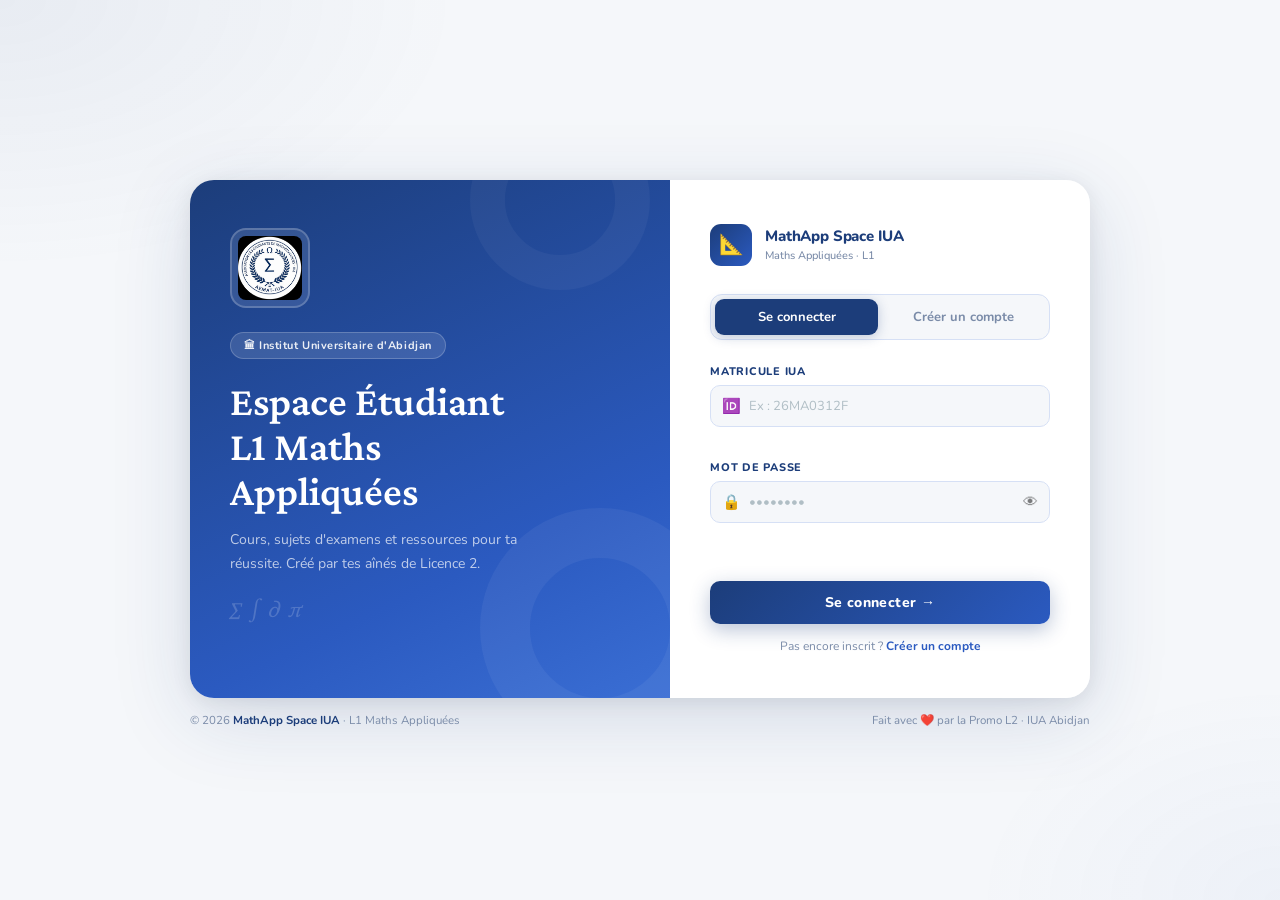
<file: index.html>
<!DOCTYPE html>
<html lang="fr">
<head>
<meta charset="UTF-8" />
<meta name="viewport" content="width=device-width, initial-scale=1.0" />
<title>MathApp Space IUA – Connexion</title>
<link rel="icon" href="data:," />
<link href="https://fonts.googleapis.com/css2?family=Crimson+Pro:ital,wght@0,400;0,600;1,400&family=Nunito:wght@400;500;600;700;800&display=swap" rel="stylesheet" />
<!-- ✅ auth.css seulement — PAS main.css (main.css = pages internes uniquement) -->
<link rel="stylesheet" href="css/auth.css" />
</head>
<body>

<div class="page-wrapper">

    <div class="bg-deco" aria-hidden="true"></div>

    <!-- ✅ login-card contient card-left ET card-right -->
    <div class="login-card">

    <!-- ── CÔTÉ GAUCHE ── -->
    <div class="card-left">

        <div class="ae-logo-wrap">
        <img
            src="assets/Images/AEMATHS.jpeg"
            alt="Logo AE Math – IUA"
            class="ae-logo"
            onerror="this.style.display='none'; document.querySelector('.ae-logo-placeholder').style.display='flex';"
        />
        <div class="ae-logo-placeholder" aria-hidden="true">
            <span>AE</span><br/><span style="font-size:11px;font-weight:600;">MATH</span>
        </div>
        </div>

        <div class="left-badge">🏛 Institut Universitaire d'Abidjan</div>

        <h1 class="left-title">
        Espace Étudiant<br />
        L1 Maths<br />
        Appliquées
        </h1>

        <p class="left-desc">
        Cours, sujets d'examens et ressources pour ta réussite.
        Créé par tes aînés de Licence 2.
        </p>

        <div class="left-math-deco" aria-hidden="true">∑ ∫ ∂ π</div>

    </div><!-- /card-left -->

    <!-- ── CÔTÉ DROIT ── -->
    <div class="card-right">

        <div class="right-header">
        <div class="right-logo">📐</div>
        <div>
            <div class="right-title">MathApp Space IUA</div>
            <div class="right-sub">Maths Appliquées · L1</div>
        </div>
        </div>

        <div class="tabs" role="tablist">
        <button class="tab active" id="tab-login" role="tab"
            aria-selected="true" aria-controls="form-login"
            onclick="switchTab('login')">
            Se connecter
        </button>
        <button class="tab" id="tab-register" role="tab"
            aria-selected="false" aria-controls="form-register"
            onclick="switchTab('register')">
            Créer un compte
        </button>
        </div>

        <!-- FORMULAIRE : SE CONNECTER -->
        <form id="form-login" class="auth-form" role="tabpanel"
        aria-labelledby="tab-login" onsubmit="handleLogin(event)" novalidate>

        <div class="field">
            <label for="login-matricule">Matricule IUA</label>
            <div class="input-wrap">
            <span class="input-icon">🆔</span>
            <input type="text" id="login-matricule" name="matricule"
                placeholder="Ex : 26MA0312F" autocomplete="username" required />
            </div>
            <span class="field-error" id="err-login-matricule"></span>
        </div>

        <div class="field">
            <label for="login-password">Mot de passe</label>
            <div class="input-wrap">
            <span class="input-icon">🔒</span>
            <input type="password" id="login-password" name="password"
                placeholder="••••••••" autocomplete="current-password" required />
            <button type="button" class="toggle-pw"
                onclick="togglePassword('login-password', this)"
                aria-label="Afficher / masquer le mot de passe">👁</button>
            </div>
            <span class="field-error" id="err-login-password"></span>
        </div>

        <div class="form-alert error" id="alert-login" role="alert" aria-live="polite"></div>

        <button type="submit" class="btn-primary" id="btn-login">
            Se connecter →
        </button>

        <p class="form-hint">
            Pas encore inscrit ?
            <a onclick="switchTab('register')">Créer un compte</a>
        </p>
        </form>

        <!-- FORMULAIRE : CRÉER UN COMPTE -->
        <form id="form-register" class="auth-form hidden" role="tabpanel"
        aria-labelledby="tab-register" onsubmit="handleRegister(event)" novalidate>

        <div class="field">
            <label for="reg-nom">Nom & Prénoms complets</label>
            <div class="input-wrap">
            <span class="input-icon">👤</span>
            <input type="text" id="reg-nom" name="nom"
                placeholder="Ex : Koné Aminata Marie" autocomplete="name" required />
            </div>
            <span class="field-error" id="err-reg-nom"></span>
        </div>

        <div class="field">
            <label for="reg-matricule">Matricule IUA</label>
            <div class="input-wrap">
            <span class="input-icon">🆔</span>
            <input type="text" id="reg-matricule" name="matricule"
                placeholder="Ex : 26MA0312F" autocomplete="username" required />
            </div>
            <span class="field-error" id="err-reg-matricule"></span>
            <span class="role-detected" id="role-detected" aria-live="polite"></span>
        </div>

        <div class="field">
            <label for="reg-password">Mot de passe</label>
            <div class="input-wrap">
            <span class="input-icon">🔒</span>
            <input type="password" id="reg-password" name="password"
                placeholder="Choisir un mot de passe (6 caractères min.)"
                autocomplete="new-password" required />
            <button type="button" class="toggle-pw"
                onclick="togglePassword('reg-password', this)"
                aria-label="Afficher / masquer le mot de passe">👁</button>
            </div>
            <span class="field-error" id="err-reg-password"></span>
        </div>

        <div class="field">
            <label for="reg-confirm">Confirmer le mot de passe</label>
            <div class="input-wrap">
            <span class="input-icon">✅</span>
            <input type="password" id="reg-confirm" name="confirm"
                placeholder="Répéter le mot de passe"
                autocomplete="new-password" required />
            <button type="button" class="toggle-pw"
                onclick="togglePassword('reg-confirm', this)"
                aria-label="Afficher / masquer">👁</button>
            </div>
            <span class="field-error" id="err-reg-confirm"></span>
        </div>

        <div class="form-alert error"   id="alert-register-error" role="alert" aria-live="polite"></div>
        <div class="form-alert success" id="alert-register-ok"    role="status" aria-live="polite"></div>

        <button type="submit" class="btn-primary" id="btn-register">
            Créer mon compte →
        </button>

        <p class="form-hint">
            Déjà inscrit ?
            <a onclick="switchTab('login')">Se connecter</a>
        </p>
        </form>

    </div><!-- /card-right -->

    </div><!-- /login-card -->

    <footer class="auth-footer">
    <span>© 2026 <strong>MathApp Space IUA</strong> · L1 Maths Appliquées</span>
    <span>Fait avec ❤️ par la Promo L2 · IUA Abidjan</span>
    </footer>

</div><!-- /page-wrapper -->

<script src="js/auth.js"></script>
</body>
</html>
</file>
<file: css/auth.css>
/* ── Variables ── */
:root {
  --bg:        #F5F7FA;
  --bg2:       #EEF2F8;
  --white:     #FFFFFF;
  --border:    #D6E0F5;
  --royal:     #1C3D7A;
  --mid:       #2B5AC0;
  --light:     #4A72D4;
  --pale:      #E8EEFF;
  --gold:      #B45309;
  --text:      #1A2744;
  --muted:     #7A8BA8;
  --error:     #DC2626;
  --success:   #16A34A;
  --radius:    12px;
  --shadow:    0 20px 80px rgba(28,61,122,.15), 0 4px 20px rgba(0,0,0,.08);
  --trans:     all .25s ease;
}

/* ── Reset ── */
*, *::before, *::after { margin: 0; padding: 0; box-sizing: border-box; }

html { font-size: 16px; }

body {
  font-family: 'Nunito', sans-serif;
  background: var(--bg);
  color: var(--text);
  min-height: 100vh;
  display: flex;
  flex-direction: column;
}

/* ── Fond décoratif ── */
.bg-deco {
  position: fixed;
  inset: 0;
  pointer-events: none;
  z-index: 0;
  background:
    radial-gradient(ellipse 60% 50% at 0% 0%,   rgba(28,61,122,.06) 0%, transparent 60%),
    radial-gradient(ellipse 40% 40% at 100% 100%, rgba(43,90,192,.04) 0%, transparent 60%);
}

/* ── Wrapper principal ── */
.page-wrapper {
  position: relative;
  z-index: 1;
  flex: 1;
  display: flex;
  flex-direction: column;
  align-items: center;
  justify-content: center;
  padding: 32px 16px 16px;
}

.login-card {
  width: 100%;
  max-width: 900px;
  display: grid;
  grid-template-columns: 1fr 420px;
  border-radius: 24px;
  overflow: hidden;
  box-shadow: var(--shadow);
}

/* ── Côté gauche ── */
.card-left {
  background: linear-gradient(155deg, var(--royal) 0%, #2B5AC0 70%, #3A6ED4 100%);
  padding: 48px 40px;
  display: flex;
  flex-direction: column;
  justify-content: center;
  position: relative;
  overflow: hidden;
}

/* Cercles décoratifs */
.card-left::before {
  content: '';
  position: absolute;
  bottom: -50px; right: -50px;
  width: 240px; height: 240px;
  border: 50px solid rgba(255,255,255,.05);
  border-radius: 50%;
}
.card-left::after {
  content: '';
  position: absolute;
  top: -70px; right: 20px;
  width: 180px; height: 180px;
  border: 35px solid rgba(255,255,255,.04);
  border-radius: 50%;
}

/* Logo AE Math */
.ae-logo-wrap {
  margin-bottom: 24px;
  display: flex;
  align-items: center;
}

.ae-logo {
  width: 80px;
  height: 80px;
  object-fit: contain;
  border-radius: 16px;
  background: rgba(255,255,255,.1);
  padding: 6px;
  border: 2px solid rgba(255,255,255,.2);
}

/* Placeholder si l'image n'est pas encore là */
.ae-logo-placeholder {
  display: none; /* s'affiche via JS si l'image échoue */
  width: 80px; height: 80px;
  background: rgba(255,255,255,.12);
  border: 2px solid rgba(255,255,255,.25);
  border-radius: 16px;
  align-items: center;
  justify-content: center;
  text-align: center;
  color: rgba(255,255,255,.8);
  font-size: 16px;
  font-weight: 800;
  line-height: 1.2;
  letter-spacing: .04em;
}

.left-badge {
  display: inline-flex;
  align-items: center;
  gap: 6px;
  background: rgba(255,255,255,.12);
  border: 1px solid rgba(255,255,255,.2);
  color: rgba(255,255,255,.9);
  font-size: 11px;
  font-weight: 700;
  padding: 5px 13px;
  border-radius: 20px;
  margin-bottom: 20px;
  letter-spacing: .05em;
  width: fit-content;
}

.left-title {
  font-family: 'Crimson Pro', serif;
  font-size: clamp(1.8rem, 3.2vw, 2.6rem);
  font-weight: 600;
  color: #fff;
  line-height: 1.1;
  margin-bottom: 14px;
}

.left-desc {
  color: rgba(255,255,255,.7);
  font-size: 14px;
  line-height: 1.7;
  max-width: 300px;
  margin-bottom: 20px;
}

.left-math-deco {
  font-family: 'Crimson Pro', serif;
  font-style: italic;
  font-size: 24px;
  color: rgba(255,255,255,.18);
  letter-spacing: .08em;
  margin-bottom: 28px;
}



/* ── Côté droit ── */
.card-right {
  background: var(--white);
  padding: 44px 40px;
  display: flex;
  flex-direction: column;
}

.right-header {
  display: flex;
  align-items: center;
  gap: 13px;
  margin-bottom: 28px;
}
.right-logo {
  width: 42px; height: 42px;
  background: linear-gradient(135deg, var(--royal), var(--mid));
  border-radius: 11px;
  display: flex; align-items: center; justify-content: center;
  font-size: 20px;
  flex-shrink: 0;
}
.right-title {
  font-size: 15px;
  font-weight: 800;
  color: var(--royal);
  letter-spacing: -.01em;
}
.right-sub {
  font-size: 11px;
  color: var(--muted);
  font-weight: 500;
  margin-top: 2px;
}

/* ── Onglets ── */
.tabs {
  display: flex;
  background: var(--bg);
  border: 1.5px solid var(--border);
  border-radius: var(--radius);
  padding: 4px;
  margin-bottom: 24px;
  gap: 4px;
}

.tab {
  flex: 1;
  text-align: center;
  padding: 9px 8px;
  border-radius: 9px;
  font-family: 'Nunito', sans-serif;
  font-size: 13px;
  font-weight: 700;
  cursor: pointer;
  color: var(--muted);
  background: transparent;
  border: none;
  transition: var(--trans);
}
.tab:hover { color: var(--mid); }
.tab.active {
  background: var(--royal);
  color: #fff;
  box-shadow: 0 2px 12px rgba(28,61,122,.25);
}

/* ── Formulaires ── */
.auth-form { flex: 1; display: flex; flex-direction: column; }
.auth-form.hidden { display: none; }

.field {
  margin-bottom: 15px;
}
.field label {
  display: block;
  font-size: 11px;
  font-weight: 800;
  color: var(--royal);
  text-transform: uppercase;
  letter-spacing: .07em;
  margin-bottom: 6px;
}

.input-wrap {
  position: relative;
  display: flex;
  align-items: center;
}
.input-icon {
  position: absolute;
  left: 12px;
  font-size: 15px;
  pointer-events: none;
  z-index: 1;
}
.input-wrap input {
  width: 100%;
  background: var(--bg);
  border: 1.5px solid var(--border);
  border-radius: 10px;
  padding: 11px 40px 11px 38px;
  font-family: 'Nunito', sans-serif;
  font-size: 13px;
  color: var(--text);
  transition: var(--trans);
  outline: none;
}
.input-wrap input::placeholder { color: #B0BEC5; }
.input-wrap input:focus {
  border-color: var(--mid);
  background: var(--white);
  box-shadow: 0 0 0 3px rgba(43,90,192,.09);
}
.input-wrap input.is-error {
  border-color: var(--error);
  background: #fff8f8;
}
.input-wrap input.is-valid {
  border-color: var(--success);
}

/* Bouton œil */
.toggle-pw {
  position: absolute;
  right: 12px;
  background: transparent;
  border: none;
  cursor: pointer;
  font-size: 15px;
  opacity: .5;
  transition: opacity .2s;
  padding: 0;
}
.toggle-pw:hover { opacity: 1; }

/* Messages d'erreur champ */
.field-error {
  display: block;
  font-size: 11px;
  color: var(--error);
  font-weight: 600;
  margin-top: 4px;
  min-height: 14px;
}

/* Badge rôle détecté */
.role-detected {
  display: block;
  font-size: 11px;
  font-weight: 700;
  margin-top: 5px;
  min-height: 14px;
  padding: 3px 10px;
  border-radius: 20px;
  width: fit-content;
}
.role-detected.admin {
  background: rgba(180,83,9,.1);
  color: #92400E;
}
.role-detected.etudiant {
  background: var(--pale);
  color: var(--mid);
}

/* Alertes globales */
.form-alert {
  font-size: 12.5px;
  font-weight: 600;
  padding: 10px 14px;
  border-radius: 9px;
  margin-bottom: 14px;
  display: none;
  line-height: 1.5;
}
.form-alert.error {
  background: #FEF2F2;
  color: var(--error);
  border: 1px solid #FECACA;
}
.form-alert.success {
  background: #F0FDF4;
  color: var(--success);
  border: 1px solid #BBF7D0;
}
.form-alert.show { display: block; }

/* Bouton principal */
.btn-primary {
  width: 100%;
  padding: 12px;
  background: linear-gradient(135deg, var(--royal), var(--mid));
  border: none;
  border-radius: 10px;
  color: #fff;
  font-family: 'Nunito', sans-serif;
  font-size: 14px;
  font-weight: 800;
  cursor: pointer;
  letter-spacing: .03em;
  box-shadow: 0 6px 20px rgba(28,61,122,.3);
  transition: var(--trans);
  margin-top: auto;
}

.btn-primary:hover {
  box-shadow: 0 10px 30px rgba(28,61,122,.4);
  transform: translateY(-1px);
}

.btn-primary:active { 
  transform: translateY(0); 
}

.btn-primary:disabled {
  opacity: .6;
  cursor: not-allowed;
  transform: none;
}

.form-hint {
  text-align: center;
  font-size: 12px;
  color: var(--muted);
  margin-top: 14px;
}
.form-hint a {
  color: var(--mid);
  font-weight: 700;
  cursor: pointer;
  text-decoration: underline;
  text-decoration-color: transparent;
  transition: text-decoration-color .2s;
}
.form-hint a:hover { 
  text-decoration-color: var(--mid); 
}

.auth-footer {
  display: flex;
  align-items: center;
  justify-content: space-between;
  gap: 12px;
  padding: 14px 0 8px;
  font-size: 11.5px;
  color: var(--muted);
  width: 100%;
  max-width: 900px;
  flex-wrap: wrap;
}
.auth-footer strong { 
  color: var(--royal); 
}

@media (max-width: 720px) {
  .login-card {
    grid-template-columns: 1fr;
    border-radius: 18px;
  }
  .card-left {
    padding: 32px 28px;
    /* Sur mobile on réduit la hauteur du côté gauche */
  }
  .left-title { font-size: 1.8rem; }

  .card-right { padding: 32px 24px; }
  .auth-footer { flex-direction: column; text-align: center; }
}

@media (max-width: 480px) {
  .page-wrapper { padding: 16px 12px; }
  .card-left { padding: 24px 20px; }
  .card-right { padding: 24px 20px; }
  .right-header { margin-bottom: 20px; }
}
</file>
<file: css/main.css>
/* ═══════════════════════════════════════════════════════
   main.css — MathApp Space IUA
   Styles partagés : layout, sidebar, topbar, cartes, footer
   Modèle : Académie Blanche (Blanc & Bleu Royal)
   ═══════════════════════════════════════════════════════ */

/* ── Variables ── */
:root {
  --bg:        #F5F7FA;
  --bg2:       #EEF2F8;
  --white:     #FFFFFF;
  --border:    #D6E0F5;
  --royal:     #1C3D7A;
  --mid:       #2B5AC0;
  --light:     #4A72D4;
  --pale:      #E8EEFF;
  --gold:      #B45309;
  --gold-pale: #FEF3C7;
  --green:     #16A34A;
  --green-pale:#F0FDF4;
  --red:       #DC2626;
  --red-pale:  #FEF2F2;
  --text:      #1A2744;
  --muted:     #7A8BA8;
  --radius:    12px;
  --radius-lg: 18px;
  --shadow-sm: 0 2px 8px rgba(28,61,122,.06);
  --shadow-md: 0 4px 20px rgba(28,61,122,.10);
  --trans:     all .22s ease;
  --sb-width:  240px;
}

/* ── Reset ── */
*, *::before, *::after { margin: 0; padding: 0; box-sizing: border-box; }
html { font-size: 16px; scroll-behavior: smooth; }
body { font-family: 'Nunito', sans-serif; background: var(--bg); color: var(--text); min-height: 100vh; }
a { text-decoration: none; color: inherit; }
button { font-family: inherit; cursor: pointer; }
ul { list-style: none; }

/* ════════════════════════════════════════
   APP SHELL
   La sidebar est position:fixed → elle sort du flux.
   On utilise uniquement margin-left sur .main-area.
════════════════════════════════════════ */
.app-shell { display: block; min-height: 100vh; }

/* ════════════════════════════════════════
   SIDEBAR
════════════════════════════════════════ */
.sidebar {
  background: var(--white);
  border-right: 2px solid var(--border);
  display: flex; flex-direction: column;
  position: fixed; top: 0; left: 0;
  width: var(--sb-width); height: 100vh;
  overflow-y: auto; z-index: 100;
  transition: transform .3s ease;
}
.sb-brand { display: flex; align-items: center; gap: 11px; padding: 20px 18px 18px; border-bottom: 1px solid var(--border); flex-shrink: 0; }
.sb-brand-icon { width: 38px; height: 38px; background: linear-gradient(135deg, var(--royal), var(--mid)); border-radius: 10px; display: flex; align-items: center; justify-content: center; font-size: 18px; flex-shrink: 0; }
.sb-brand-name { font-size: 13px; font-weight: 800; color: var(--royal); letter-spacing: -.01em; line-height: 1.2; }
.sb-brand-sub  { font-size: 10px; color: var(--muted); font-weight: 500; margin-top: 2px; }
.sb-section { padding: 14px 12px 6px; }
.sb-section-label { font-size: 9.5px; font-weight: 800; color: #C5CFE0; text-transform: uppercase; letter-spacing: .12em; padding: 0 8px; margin-bottom: 5px; }
.sb-item { display: flex; align-items: center; gap: 10px; padding: 9px 10px; border-radius: 10px; color: var(--muted); font-size: 13px; font-weight: 600; cursor: pointer; transition: var(--trans); margin-bottom: 2px; text-decoration: none; }
.sb-item:hover { background: var(--pale); color: var(--mid); }
.sb-item.active { background: var(--pale); color: var(--royal); font-weight: 700; }
.sb-item.active .sb-item-icon { background: var(--royal); color: var(--white); }
.sb-item-icon { width: 28px; height: 28px; border-radius: 7px; background: var(--bg2); display: flex; align-items: center; justify-content: center; font-size: 14px; flex-shrink: 0; transition: var(--trans); }
.sb-badge { margin-left: auto; background: var(--mid); color: #fff; font-size: 10px; font-weight: 800; padding: 1px 7px; border-radius: 20px; }
.sb-user { margin-top: auto; border-top: 1px solid var(--border); padding: 14px 16px; display: flex; align-items: center; gap: 10px; flex-shrink: 0; }
.sb-avatar { width: 36px; height: 36px; border-radius: 10px; background: linear-gradient(135deg, var(--royal), var(--mid)); display: flex; align-items: center; justify-content: center; font-size: 13px; font-weight: 800; color: #fff; flex-shrink: 0; text-transform: uppercase; }
.sb-user-name { font-size: 12px; font-weight: 700; color: var(--royal); white-space: nowrap; overflow: hidden; text-overflow: ellipsis; max-width: 120px; }
.sb-user-role { font-size: 10px; font-weight: 600; margin-top: 2px; display: inline-block; padding: 1px 8px; border-radius: 20px; }
.sb-user-role.admin    { background: rgba(180,83,9,.1); color: #92400E; }
.sb-user-role.etudiant { background: var(--pale); color: var(--mid); }
.sb-logout { margin-left: auto; background: transparent; border: none; cursor: pointer; font-size: 16px; opacity: .4; transition: opacity .2s; flex-shrink: 0; }
.sb-logout:hover { opacity: 1; }

/* ════════════════════════════════════════
   MAIN AREA
════════════════════════════════════════ */
.main-area { margin-left: var(--sb-width); display: flex; flex-direction: column; min-height: 100vh; }

/* ── Topbar ── */
.topbar { background: var(--white); border-bottom: 1px solid var(--border); padding: 14px 32px; display: flex; align-items: center; justify-content: space-between; position: sticky; top: 0; z-index: 50; box-shadow: 0 1px 6px rgba(28,61,122,.06); flex-shrink: 0; }
.topbar-left { display: flex; flex-direction: column; }
.topbar-title { font-size: 17px; font-weight: 800; color: var(--royal); letter-spacing: -.01em; }
.topbar-breadcrumb { font-size: 11px; color: var(--muted); margin-top: 1px; }
.topbar-breadcrumb span { color: var(--mid); font-weight: 700; }
.topbar-right { display: flex; align-items: center; gap: 10px; }
.search-bar { display: flex; align-items: center; gap: 8px; background: var(--bg); border: 1.5px solid var(--border); border-radius: 9px; padding: 8px 14px; width: 220px; transition: var(--trans); }
.search-bar:focus-within { border-color: var(--mid); background: var(--white); box-shadow: 0 0 0 3px rgba(43,90,192,.07); }
.search-bar span { color: var(--mid); font-size: 14px; }
.search-bar input { border: none; background: transparent; font-family: 'Nunito', sans-serif; font-size: 12.5px; color: var(--text); width: 100%; outline: none; }
.search-bar input::placeholder { color: #B0BEC5; }
.notif-btn { width: 36px; height: 36px; border-radius: 9px; background: var(--bg); border: 1.5px solid var(--border); display: flex; align-items: center; justify-content: center; font-size: 16px; cursor: pointer; position: relative; transition: var(--trans); }
.notif-btn:hover { border-color: var(--mid); background: var(--pale); }
.notif-dot { position: absolute; top: 7px; right: 7px; width: 7px; height: 7px; border-radius: 50%; background: var(--red); border: 1.5px solid var(--white); }

/* ── Content ── */
.page-content { padding: 28px 32px; flex: 1; }

/* ── Hero Banner ── */
.hero-banner { background: linear-gradient(135deg, var(--royal) 0%, var(--mid) 60%, var(--light) 100%); border-radius: var(--radius-lg); padding: 32px 36px; display: flex; align-items: center; justify-content: space-between; margin-bottom: 26px; position: relative; overflow: hidden; box-shadow: 0 8px 30px rgba(28,61,122,.22); }
.hero-banner::before { content: ''; position: absolute; right: -20px; top: -20px; width: 200px; height: 200px; border: 50px solid rgba(255,255,255,.06); border-radius: 50%; }
.hero-banner::after  { content: ''; position: absolute; right: 100px; bottom: -60px; width: 160px; height: 160px; border: 35px solid rgba(255,255,255,.04); border-radius: 50%; }
.hero-text { position: relative; z-index: 1; }
.hero-title { font-family: 'Crimson Pro', serif; font-size: 22px; font-weight: 600; color: #fff; margin-bottom: 8px; }
.hero-desc  { color: rgba(255,255,255,.75); font-size: 13.5px; max-width: 400px; line-height: 1.6; margin-bottom: 18px; }
.hero-icon  { font-size: 72px; position: relative; z-index: 1; flex-shrink: 0; }
.hero-btn   { display: inline-flex; align-items: center; gap: 6px; background: rgba(255,255,255,.18); border: 1.5px solid rgba(255,255,255,.35); color: #fff; padding: 9px 20px; border-radius: 9px; font-size: 13px; font-weight: 700; cursor: pointer; transition: var(--trans); text-decoration: none; }
.hero-btn:hover { background: rgba(255,255,255,.28); }

/* ── Stats ── */
.stats-grid { display: grid; grid-template-columns: repeat(4,1fr); gap: 16px; margin-bottom: 26px; }
.stat-card { background: var(--white); border: 1.5px solid var(--border); border-radius: var(--radius); padding: 18px 20px; box-shadow: var(--shadow-sm); transition: var(--trans); }
.stat-card:hover { border-color: var(--mid); box-shadow: var(--shadow-md); transform: translateY(-2px); }

/* Carte stat cliquable (raccourci) */
.stat-card-link {
  text-decoration: none;
  color: inherit;
  display: block;
  cursor: pointer;
  position: relative;
}
.stat-card-link::after {
  content: '→';
  position: absolute;
  bottom: 14px; right: 16px;
  font-size: 14px;
  color: var(--mid);
  opacity: 0;
  transition: var(--trans);
}
.stat-card-link:hover::after { opacity: 1; }
.stat-card-link:hover { border-color: var(--mid); box-shadow: var(--shadow-md); transform: translateY(-3px); }
.stat-icon { width: 38px; height: 38px; border-radius: 10px; display: flex; align-items: center; justify-content: center; font-size: 18px; margin-bottom: 12px; }
.stat-icon.blue  { background: var(--pale); }
.stat-icon.gold  { background: rgba(180,83,9,.08); }
.stat-icon.green { background: rgba(22,163,74,.08); }
.stat-icon.red   { background: rgba(220,38,38,.07); }
.stat-value { font-family: 'Crimson Pro', serif; font-size: 30px; font-weight: 600; color: var(--royal); line-height: 1; }
.stat-label { font-size: 12px; color: var(--muted); margin-top: 4px; font-weight: 500; }

/* ── Section Card ── */
.section-card { background: var(--white); border: 1.5px solid var(--border); border-radius: var(--radius); box-shadow: var(--shadow-sm); overflow: hidden; }
.section-card-head { padding: 14px 20px; border-bottom: 1px solid var(--border); display: flex; align-items: center; justify-content: space-between; }
.section-card-head h3 { font-size: 14px; font-weight: 800; color: var(--royal); }
.section-card-head .see-all { font-size: 12px; color: var(--mid); font-weight: 700; cursor: pointer; text-decoration: none; }
.section-card-head .see-all:hover { text-decoration: underline; }
.section-card-body { padding: 14px 20px; }
.two-col { display: grid; grid-template-columns: 1fr 300px; gap: 18px; }

/* ── Recent items ── */
.recent-item { display: flex; align-items: center; gap: 12px; padding: 10px 0; border-bottom: 1px solid var(--bg2); transition: var(--trans); }
.recent-item:last-child { border-bottom: none; }
.recent-item-icon { width: 36px; height: 36px; border-radius: 9px; display: flex; align-items: center; justify-content: center; font-size: 17px; flex-shrink: 0; }
.ri-pdf   { background: rgba(220,38,38,.08); }
.ri-exam  { background: rgba(180,83,9,.08); }
.ri-link  { background: rgba(22,163,74,.08); }
.ri-video { background: rgba(43,90,192,.08); }
.recent-item-text .ri-title { font-size: 13px; font-weight: 700; color: var(--text); }
.recent-item-text .ri-meta  { font-size: 11px; color: var(--muted); margin-top: 2px; }
.ri-badge { margin-left: auto; font-size: 9px; font-weight: 800; padding: 2px 9px; border-radius: 20px; text-transform: uppercase; letter-spacing: .04em; white-space: nowrap; flex-shrink: 0; }
.ri-badge.new      { background: var(--pale); color: var(--mid); }
.ri-badge.exam     { background: rgba(180,83,9,.1); color: #92400E; }
.ri-badge.ressource{ background: var(--green-pale); color: var(--green); }

/* ── Annonces ── */
.annonce-item { display: flex; gap: 11px; padding: 10px 0; border-bottom: 1px solid var(--bg2); }
.annonce-item:last-child { border-bottom: none; }
.ann-dot { width: 8px; height: 8px; border-radius: 50%; flex-shrink: 0; margin-top: 5px; }
.ann-dot.blue  { background: var(--mid); }
.ann-dot.gold  { background: var(--gold); }
.ann-dot.green { background: var(--green); }
.ann-title { font-size: 13px; font-weight: 700; color: var(--text); margin-bottom: 3px; }
.ann-date  { font-size: 11px; color: var(--muted); }

/* ── Chips ── */
.filter-bar { display: flex; gap: 8px; flex-wrap: wrap; margin-bottom: 20px; }
.chip { padding: 6px 16px; border-radius: 20px; font-size: 12px; font-weight: 700; cursor: pointer; border: 1.5px solid var(--border); color: var(--muted); background: var(--white); transition: var(--trans); }
.chip:hover  { border-color: var(--mid); color: var(--mid); }
.chip.active { background: var(--royal); border-color: var(--royal); color: #fff; }

/* ── Cours cards ── */
.cards-grid { display: grid; grid-template-columns: repeat(3,1fr); gap: 18px; }
.course-card { background: var(--white); border: 1.5px solid var(--border); border-radius: var(--radius); overflow: hidden; box-shadow: var(--shadow-sm); transition: var(--trans); cursor: pointer; }
.course-card:hover { border-color: var(--mid); box-shadow: var(--shadow-md); transform: translateY(-3px); }
.course-card-top { height: 86px; display: flex; align-items: center; justify-content: center; font-size: 34px; }
.course-card-body { padding: 14px; }
.course-ue    { font-size: 10px; font-weight: 800; color: var(--mid); text-transform: uppercase; letter-spacing: .08em; margin-bottom: 4px; }
.course-title { font-size: 14px; font-weight: 800; color: var(--royal); margin-bottom: 5px; line-height: 1.3; }
.course-desc  { font-size: 11.5px; color: var(--muted); line-height: 1.5; }
.course-card-foot { padding: 10px 14px; border-top: 1px solid var(--border); display: flex; align-items: center; justify-content: space-between; }
.course-meta { font-size: 11px; color: var(--muted); }
.btn-dl { font-size: 11px; font-weight: 800; background: var(--pale); color: var(--royal); border: none; border-radius: 7px; padding: 5px 12px; cursor: pointer; transition: var(--trans); }
.btn-dl:hover { background: var(--royal); color: #fff; }

/* ── Examens ── */
.exam-grid { display: grid; grid-template-columns: repeat(3,1fr); gap: 18px; }
.exam-card { background: var(--white); border: 1.5px solid var(--border); border-radius: var(--radius); overflow: hidden; box-shadow: var(--shadow-sm); transition: var(--trans); }
.exam-card:hover { border-color: var(--mid); box-shadow: var(--shadow-md); transform: translateY(-2px); }
.exam-thumb { height: 140px; background: var(--bg2); display: flex; align-items: center; justify-content: center; font-size: 52px; position: relative; border-bottom: 1px solid var(--border); overflow: hidden; }
.exam-thumb img { width: 100%; height: 100%; object-fit: cover; }
.exam-yr-badge { position: absolute; top: 10px; right: 10px; background: var(--royal); color: #fff; font-size: 10px; font-weight: 800; padding: 3px 9px; border-radius: 20px; }
.exam-card-body { padding: 13px 16px; }
.exam-mat   { font-size: 11px; font-weight: 800; color: var(--mid); text-transform: uppercase; letter-spacing: .06em; margin-bottom: 4px; }
.exam-title { font-size: 14px; font-weight: 800; color: var(--royal); margin-bottom: 4px; }
.exam-meta  { font-size: 11px; color: var(--muted); }
.exam-card-foot { padding: 10px 16px; border-top: 1px solid var(--border); display: flex; gap: 8px; }
.btn-exam { flex: 1; text-align: center; font-size: 11px; font-weight: 800; padding: 7px 8px; border-radius: 8px; cursor: pointer; border: none; transition: var(--trans); }
.btn-exam.view { background: var(--pale); color: var(--royal); }
.btn-exam.dl   { background: var(--bg2);  color: var(--muted); }
.btn-exam.view:hover { background: var(--royal); color: #fff; }
.btn-exam.dl:hover   { background: var(--border); color: var(--text); }

/* ════════════════════════════════════════
   FOOTER
════════════════════════════════════════ */
.site-footer { background: var(--white); border-top: 1.5px solid var(--border); padding: 18px 32px; display: flex; align-items: center; justify-content: space-between; flex-wrap: wrap; gap: 10px; font-size: 12px; color: var(--muted); flex-shrink: 0; }
.footer-brand { font-weight: 800; color: var(--royal); }
.footer-links { display: flex; gap: 20px; }
.footer-links a { color: var(--muted); text-decoration: none; font-weight: 600; transition: color .2s; }
.footer-links a:hover { color: var(--mid); }
.footer-credits { font-size: 11px; opacity: .65; }

/* ════════════════════════════════════════
   BOUTON HAMBURGER (mobile uniquement)
════════════════════════════════════════ */
.hamburger-btn {
  display: none; /* caché sur desktop */
  flex-direction: column;
  justify-content: center;
  align-items: center;
  gap: 5px;
  width: 38px; height: 38px;
  background: var(--pale);
  border: 1.5px solid var(--border);
  border-radius: 9px;
  cursor: pointer;
  flex-shrink: 0;
  transition: var(--trans);
}
.hamburger-btn:hover { background: var(--royal); border-color: var(--royal); }
.hamburger-btn:hover .hb-bar { background: #fff; }
.hb-bar {
  width: 18px; height: 2px;
  background: var(--royal);
  border-radius: 2px;
  transition: var(--trans);
}

/* Overlay sombre derrière la sidebar ouverte */
.sidebar-overlay {
  display: none;
  position: fixed; inset: 0; z-index: 99;
  background: rgba(10,20,50,.45);
  backdrop-filter: blur(2px);
}
.sidebar-overlay.visible { display: block; }

/* ════════════════════════════════════════
   RESPONSIVE
════════════════════════════════════════ */
@media (max-width: 900px) {
  :root { --sb-width: 0px; }

  /* Sidebar cachée par défaut, glisse à l'ouverture */
  .sidebar {
    transform: translateX(-240px);
    width: 240px;
    z-index: 200;
    box-shadow: 4px 0 20px rgba(28,61,122,.15);
  }
  .sidebar.open { transform: translateX(0); }

  .main-area { margin-left: 0; }

  /* Bouton hamburger visible */
  .hamburger-btn { display: flex; }

  /* Grilles */
  .stats-grid { grid-template-columns: repeat(2,1fr); }
  .two-col    { grid-template-columns: 1fr; }
  .cards-grid { grid-template-columns: repeat(2,1fr); }
  .exam-grid  { grid-template-columns: repeat(2,1fr); }

  /* Topbar */
  .topbar { padding: 12px 16px; gap: 10px; }
  .topbar-title { font-size: 15px; }
  .topbar-breadcrumb { display: none; }
  .search-bar { width: 160px; }

  /* Contenu */
  .page-content { padding: 18px 16px; }

  /* Footer mobile — bien visible */
  .site-footer {
    padding: 18px 16px;
    flex-direction: column;
    text-align: center;
    gap: 8px;
  }
  .footer-links { gap: 14px; flex-wrap: wrap; justify-content: center; }
  .footer-credits { display: block; }
}

@media (max-width: 560px) {
  .cards-grid { grid-template-columns: 1fr; }
  .exam-grid  { grid-template-columns: 1fr; }
  .stats-grid { grid-template-columns: 1fr 1fr; }
  .hero-icon  { display: none; }
  .search-bar { width: 130px; }

  /* Hero banner sur mobile */
  .hero-banner  { padding: 22px 20px; }
  .hero-title   { font-size: 18px; }
  .hero-desc    { font-size: 13px; }

  /* Topbar compact */
  .topbar-right { gap: 8px; }
  .notif-btn { width: 32px; height: 32px; font-size: 14px; }
}
</file>
<file: css/admin.css>
/* ═══════════════════════════════════════
   admin.css — Styles propres à dashboard_admin.html
   ═══════════════════════════════════════ */

.admin-hero {
  background: linear-gradient(135deg, #7c2d12, #b45309, #d97706);
  border-radius: var(--radius-lg); padding: 28px 36px;
  display: flex; align-items: center; justify-content: space-between;
  margin-bottom: 26px; position: relative; overflow: hidden;
  box-shadow: 0 8px 30px rgba(180,83,9,.25);
}
.admin-hero::before { content:''; position:absolute; right:-20px; top:-20px; width:180px; height:180px; border:50px solid rgba(255,255,255,.06); border-radius:50%; }
.admin-hero h2 { font-family:'Crimson Pro',serif; font-size:22px; font-weight:600; color:#fff; margin-bottom:6px; }
.admin-hero p  { color:rgba(255,255,255,.75); font-size:13px; max-width:400px; line-height:1.6; }
.admin-hero .big { font-size:64px; position:relative; z-index:1; }
.admin-badge { display:inline-flex; align-items:center; gap:6px; background:rgba(255,255,255,.15); border:1px solid rgba(255,255,255,.25); color:#fff; font-size:11px; font-weight:800; padding:4px 12px; border-radius:20px; margin-bottom:10px; letter-spacing:.05em; }

.admin-stats { display:grid; grid-template-columns:repeat(4,1fr); gap:16px; margin-bottom:26px; }
.adm-sc { background:var(--white); border:1.5px solid var(--border); border-radius:var(--radius); padding:18px 20px; box-shadow:var(--shadow-sm); }
.adm-sc .ai { width:36px; height:36px; border-radius:10px; display:flex; align-items:center; justify-content:center; font-size:17px; margin-bottom:10px; }
.adm-sc .av { font-family:'Crimson Pro',serif; font-size:28px; font-weight:600; color:var(--royal); }
.adm-sc .al { font-size:12px; color:var(--muted); margin-top:3px; }
.adm-sc .at { font-size:11px; font-weight:700; margin-top:6px; }
.at.up   { color:var(--green); }
.at.info { color:var(--mid); }

.actions-grid { display:grid; grid-template-columns:repeat(3,1fr); gap:14px; margin-bottom:26px; }
.action-tile {
  background:var(--white); border:1.5px solid var(--border);
  border-radius:var(--radius); padding:20px 18px;
  cursor:pointer; transition:var(--trans);
  box-shadow:var(--shadow-sm); text-align:center;
}
.action-tile:hover { border-color:var(--mid); box-shadow:var(--shadow-md); transform:translateY(-2px); }
.action-tile .at-icon  { font-size:28px; margin-bottom:10px; }
.action-tile .at-title { font-size:13px; font-weight:800; color:var(--royal); margin-bottom:4px; }
.action-tile .at-desc  { font-size:11px; color:var(--muted); line-height:1.5; }

/* Modale */
.modal-overlay { position:fixed; inset:0; z-index:200; background:rgba(10,20,50,.7); backdrop-filter:blur(6px); display:none; align-items:center; justify-content:center; padding:20px; }
.modal-overlay.open { display:flex; }
.modal-box { background:var(--white); border-radius:var(--radius-lg); width:100%; max-width:520px; box-shadow:0 30px 80px rgba(0,0,0,.3); overflow:hidden; }
.modal-head { padding:16px 22px; border-bottom:1px solid var(--border); display:flex; align-items:center; justify-content:space-between; }
.modal-head h3 { font-size:15px; font-weight:800; color:var(--royal); }
.modal-close { background:var(--bg2); border:none; border-radius:8px; width:32px; height:32px; font-size:18px; cursor:pointer; display:flex; align-items:center; justify-content:center; transition:var(--trans); }
.modal-close:hover { background:var(--red-pale); }
.modal-body { padding:22px; }
.modal-foot { padding:14px 22px; border-top:1px solid var(--border); display:flex; gap:10px; justify-content:flex-end; }

.m-field { margin-bottom:16px; }
.m-field label { display:block; font-size:11px; font-weight:800; color:var(--royal); text-transform:uppercase; letter-spacing:.07em; margin-bottom:6px; }
.m-inp, .m-select, .m-textarea {
  width:100%; background:var(--bg); border:1.5px solid var(--border);
  border-radius:9px; padding:10px 13px;
  font-family:'Nunito',sans-serif; font-size:13px; color:var(--text);
  transition:var(--trans); outline:none;
}
.m-inp:focus, .m-select:focus, .m-textarea:focus { border-color:var(--mid); background:var(--white); box-shadow:0 0 0 3px rgba(43,90,192,.08); }
.m-textarea { resize:vertical; min-height:90px; }
.m-inp::placeholder, .m-textarea::placeholder { color:#B0BEC5; }

.btn-save { background:linear-gradient(135deg,var(--royal),var(--mid)); color:#fff; border:none; border-radius:9px; padding:10px 22px; font-family:'Nunito',sans-serif; font-size:13px; font-weight:800; cursor:pointer; transition:var(--trans); }
.btn-save:hover { box-shadow:0 6px 20px rgba(28,61,122,.3); transform:translateY(-1px); }
.btn-cancel { background:var(--bg2); color:var(--muted); border:none; border-radius:9px; padding:10px 18px; font-family:'Nunito',sans-serif; font-size:13px; font-weight:700; cursor:pointer; }

/* Table */
.table-wrap { background:var(--white); border:1.5px solid var(--border); border-radius:var(--radius); overflow:hidden; box-shadow:var(--shadow-sm); }
.t-head { display:grid; grid-template-columns:2fr 1.6fr 1fr 1fr 120px; background:var(--bg2); border-bottom:1px solid var(--border); padding:10px 20px; }
.t-head span { font-size:10.5px; font-weight:800; color:var(--muted); text-transform:uppercase; letter-spacing:.07em; }
.t-row  { display:grid; grid-template-columns:2fr 1.6fr 1fr 1fr 120px; padding:12px 20px; border-bottom:1px solid var(--bg2); align-items:center; transition:background .15s; }
.t-row:last-child { border-bottom:none; }
.t-row:hover { background:var(--bg); }
.t-row .t-name { font-size:13px; font-weight:700; color:var(--text); }
.t-row .t-mat  { font-size:12px; color:var(--muted); font-family:monospace; }
.t-status { display:inline-block; font-size:10px; font-weight:800; padding:3px 10px; border-radius:20px; }
.t-status.ok  { background:var(--green-pale); color:var(--green); }
.t-status.adm { background:rgba(180,83,9,.1); color:#92400E; }
.t-act { display:flex; gap:6px; }
.t-act button { font-size:11px; font-weight:700; padding:5px 10px; border-radius:7px; cursor:pointer; border:none; transition:var(--trans); }
.t-act .t-del { background:var(--red-pale); color:var(--red); }
.t-act .t-del:hover { background:var(--red); color:#fff; }

.form-alert { font-size:12.5px; font-weight:600; padding:10px 14px; border-radius:9px; margin-bottom:14px; display:none; }
.form-alert.error   { background:var(--red-pale);   color:var(--red);   border:1px solid #FECACA; }
.form-alert.success { background:var(--green-pale); color:var(--green); border:1px solid #BBF7D0; }
.form-alert.show    { display:block; }

@media(max-width:900px){
  .admin-stats  { grid-template-columns:repeat(2,1fr); }
  .actions-grid { grid-template-columns:repeat(2,1fr); }
  .t-head, .t-row { grid-template-columns:1fr 1fr 80px; }
  .t-head span:nth-child(2), .t-row .t-mat,
  .t-head span:nth-child(3), .t-row span:nth-child(3) { display:none; }
}
</file>
<file: css/filiere.css>
.filiere-hero { 
    background:linear-gradient(135deg,var(--royal),var(--mid),var(--light));
    border-radius:var(--radius-lg); 
    padding:40px 44px; 
    color:#fff; 
    margin-bottom:26px; 
    position:relative; 
    overflow:hidden; 
    box-shadow:0 8px 30px rgba(28,61,122,.22); 
}

.filiere-hero::after { 
    content:'∑∫∂'; 
    position:absolute; 
    right:40px; 
    top:50%; 
    transform:translateY(-50%); 
    font-family:'Crimson Pro',serif; 
    font-size:90px; 
    opacity:.08; 
    font-style:italic; 
    pointer-events:none; 
}

.filiere-hero h2 { 
    font-family:'Crimson Pro',serif; 
    font-size:26px; 
    font-weight:600; 
    margin-bottom:10px; 
}

.filiere-hero p  { 
    font-size:15px; 
    opacity:.8; 
    max-width:520px; 
    line-height:1.7; 
}

.fh-badges { 
    display:flex; 
    gap:10px; 
    margin-top:20px; 
    flex-wrap:wrap; 
}

.fh-badge  { 
    display:inline-flex; 
    align-items:center; 
    gap:7px; 
    background:rgba(255,255,255,.12); 
    border:1px solid rgba(255,255,255,.22); 
    padding:6px 14px; 
    border-radius:20px; 
    font-size:12px; 
    font-weight:700; 
}

.f-grid2 { 
    display:grid; 
    grid-template-columns:1fr 1fr; 
    gap:18px; margin-bottom:18px; 
}

.f-card  { 
    background:var(--white); 
    border:1.5px solid var(--border); 
    border-radius:var(--radius); 
    padding:22px 24px; 
    box-shadow:var(--shadow-sm); 
}

.f-card h3 { 
    font-size:14px; 
    font-weight:800; 
    color:var(--royal); 
    margin-bottom:14px; 
    display:flex; 
    align-items:center; 
    gap:8px; 
}

.f-card ul li { 
    display:flex; 
    align-items:flex-start; 
    gap:8px; padding:7px 0; 
    border-bottom:1px solid var(--bg2); 
    font-size:13px; color:var(--text); 
    line-height:1.5; 
}

.f-card ul li:last-child { 
    border-bottom:none; 
}

.f-card ul li::before { 
    content:'▸'; 
    color:var(--light); 
    margin-top:1px; 
    flex-shrink:0; 
}

.deb-grid { 
    display:grid; 
    grid-template-columns:repeat(3,1fr); 
    gap:14px; 
    margin-bottom:18px; 
}

.deb-card { 
    background:var(--white); 
    border:1.5px solid var(--border); 
    border-radius:var(--radius); 
    padding:20px 16px; 
    text-align:center; 
    box-shadow:var(--shadow-sm); 
    transition:var(--trans); 
}

.deb-card:hover { 
    border-color:var(--mid); 
    transform:translateY(-2px); 
    box-shadow:var(--shadow-md); 
}

.deb-icon  { 
    font-size:30px; 
    margin-bottom:10px; 
}

.deb-title { 
    font-size:13px; 
    font-weight:800; 
    color:var(--royal); 
    margin-bottom:5px; 
}

.deb-desc  { 
    font-size:11.5px; 
    color:var(--muted); 
    line-height:1.5; 
}

.conseil-grid { 
    display:grid; 
    grid-template-columns:repeat(3,1fr); 
    gap:14px; 
}

.conseil-card { 
    background:linear-gradient(145deg,var(--pale),var(--white)); 
    border:1.5px solid rgba(43,90,192,.18); 
    border-radius:var(--radius); 
    padding:20px 18px; 
}

.c-num   { 
    font-family:'Crimson Pro',serif; 
    font-size:36px; font-weight:600; 
    color:var(--border); line-height:1; 
    margin-bottom:8px; 
}

.c-title { 
    font-size:13px; 
    font-weight:800; 
    color:var(--royal); 
    margin-bottom:6px; 
}

.c-text  { 
    font-size:12.5px; 
    color:var(--muted); 
    line-height:1.6; 
}

@media(max-width:720px){
    .f-grid2 { 
        grid-template-columns:1fr; 
    }
    .deb-grid { 
        grid-template-columns:repeat(2,1fr); 
    }
    .conseil-grid { 
        grid-template-columns:1fr; 
    }
}
</file>
